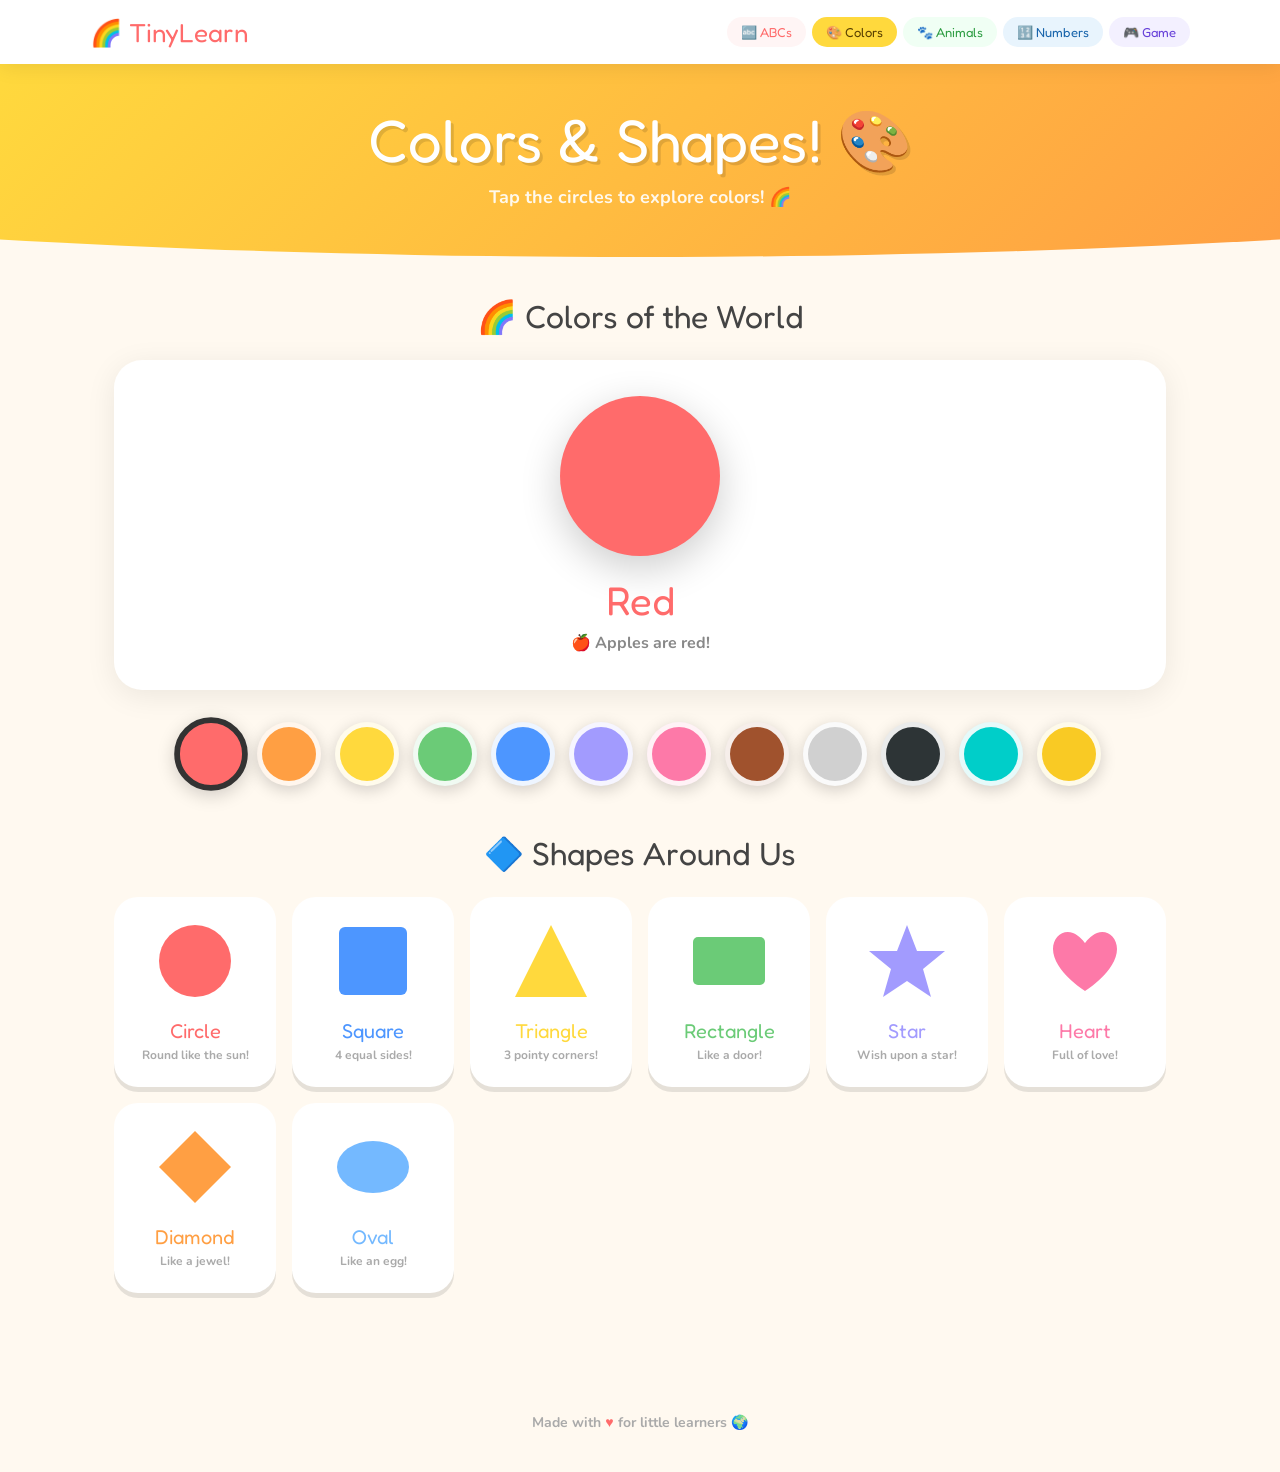
<file: pages/colors.html>
<!DOCTYPE html>
<html lang="en">
<head>
<meta charset="UTF-8"/>
<meta name="viewport" content="width=device-width,initial-scale=1"/>
<title>Colors & Shapes 🎨 — TinyLearn</title>
<link rel="icon" href="data:image/svg+xml,<svg xmlns='http://www.w3.org/2000/svg' viewBox='0 0 100 100'><text y='.9em' font-size='90'>🎨</text></svg>"/>
<link href="https://fonts.googleapis.com/css2?family=Fredoka+One&family=Nunito:wght@400;700;800;900&display=swap" rel="stylesheet"/>
<link rel="stylesheet" href="../public/shared.css"/>
<style>
.hero-colors{background:linear-gradient(135deg,#FFD93D,#FF9F43)}
.section-title{font-family:'Fredoka One',cursive;font-size:32px;color:#444;margin-bottom:24px;text-align:center}
.color-stage{background:#fff;border-radius:28px;padding:36px 24px;text-align:center;box-shadow:0 6px 30px rgba(0,0,0,0.08);margin-bottom:32px}
.color-circle-big{width:160px;height:160px;border-radius:50%;margin:0 auto 20px;transition:background 0.4s,transform 0.3s;box-shadow:0 12px 40px rgba(0,0,0,0.2)}
.color-label{font-family:'Fredoka One',cursive;font-size:40px;transition:color 0.4s}
.color-fact{font-size:16px;color:#888;font-weight:700;margin-top:8px}
.color-palette{display:flex;flex-wrap:wrap;gap:14px;justify-content:center;margin-bottom:48px}
.color-swatch{width:64px;height:64px;border-radius:50%;cursor:pointer;border:5px solid rgba(255,255,255,0.9);box-shadow:0 4px 16px rgba(0,0,0,0.18);transition:transform 0.15s,border 0.15s}
.color-swatch:hover{transform:scale(1.2)}
.color-swatch.active{border:5px solid #333;transform:scale(1.15)}

.shapes-grid{display:grid;grid-template-columns:repeat(auto-fill,minmax(160px,1fr));gap:16px}
.shape-card{background:#fff;border-radius:24px;padding:24px 16px;text-align:center;cursor:pointer;box-shadow:0 5px 0 rgba(0,0,0,0.1);transition:transform 0.15s,box-shadow 0.15s}
.shape-card:hover{transform:translateY(-5px) rotate(3deg);box-shadow:0 10px 0 rgba(0,0,0,0.1)}
.shape-card:active{transform:translateY(1px) scale(0.97)}
.shape-name{font-family:'Fredoka One',cursive;font-size:20px;margin-top:12px;color:#444}
.shape-fact{font-size:12px;color:#aaa;font-weight:700;margin-top:4px}
</style>
</head>
<body>
<nav>
  <div class="nav-inner">
    <a href="../index.html" class="nav-logo">🌈 TinyLearn</a>
    <div class="nav-links">
      <a href="abc.html" class="nav-link abc">🔤 ABCs</a>
      <a href="colors.html" class="nav-link colors active">🎨 Colors</a>
      <a href="animals.html" class="nav-link animals">🐾 Animals</a>
      <a href="numbers.html" class="nav-link numbers">🔢 Numbers</a>
      <a href="game.html" class="nav-link game">🎮 Game</a>
    </div>
  </div>
</nav>

<div class="page-hero hero-colors">
  <div class="page-hero-title">Colors & Shapes! 🎨</div>
  <div class="page-hero-sub">Tap the circles to explore colors! 🌈</div>
</div>

<div class="content">
  <div class="section-title">🌈 Colors of the World</div>
  <div class="color-stage">
    <div class="color-circle-big" id="color-circle" style="background:#FF6B6B"></div>
    <div class="color-label" id="color-label" style="color:#FF6B6B">Red</div>
    <div class="color-fact" id="color-fact">🍎 Apples are red!</div>
  </div>
  <div class="color-palette" id="palette"></div>

  <div class="section-title">🔷 Shapes Around Us</div>
  <div class="shapes-grid" id="shapes-grid"></div>
</div>

<footer>Made with <span>♥</span> for little learners 🌍</footer>

<script>
const colors=[
  {n:'Red',h:'#FF6B6B',f:'🍎 Apples are red!'},
  {n:'Orange',h:'#FF9F43',f:'🍊 Oranges are orange!'},
  {n:'Yellow',h:'#FFD93D',f:'☀️ The sun is yellow!'},
  {n:'Green',h:'#6BCB77',f:'🌿 Grass is green!'},
  {n:'Blue',h:'#4D96FF',f:'🌊 The ocean is blue!'},
  {n:'Purple',h:'#A29BFE',f:'🍇 Grapes are purple!'},
  {n:'Pink',h:'#fd79a8',f:'🌸 Flowers can be pink!'},
  {n:'Brown',h:'#a0522d',f:'🐻 Bears are brown!'},
  {n:'White',h:'#d0d0d0',f:'☁️ Clouds are white!'},
  {n:'Black',h:'#2d3436',f:'🐼 Pandas have black spots!'},
  {n:'Teal',h:'#00cec9',f:'🌊 The sea can be teal!'},
  {n:'Gold',h:'#f9ca24',f:'⭐ Stars shine like gold!'},
];
const palette=document.getElementById('palette');
colors.forEach((c,i)=>{
  const s=document.createElement('div');
  s.className='color-swatch'+(i===0?' active':'');
  s.style.background=c.h;
  s.onclick=()=>{
    document.querySelectorAll('.color-swatch').forEach(x=>x.classList.remove('active'));
    s.classList.add('active');
    const circ=document.getElementById('color-circle');
    circ.style.background=c.h;
    circ.style.transform='scale(1.15)';
    setTimeout(()=>circ.style.transform='scale(1)',300);
    document.getElementById('color-label').style.color=c.h;
    document.getElementById('color-label').textContent=c.n;
    document.getElementById('color-fact').textContent=c.f;
    speak(c.n+'. '+c.f.replace(/[🍎🍊☀️🌿🌊🍇🌸🐻☁️🐼⭐]/gu,''));
  };
  palette.appendChild(s);
});

const shapes=[
  {n:'Circle',f:'Round like the sun!',color:'#FF6B6B',svg:`<svg width="80" height="80" viewBox="0 0 80 80"><circle cx="40" cy="40" r="36" fill="#FF6B6B"/></svg>`},
  {n:'Square',f:'4 equal sides!',color:'#4D96FF',svg:`<svg width="80" height="80" viewBox="0 0 80 80"><rect x="6" y="6" width="68" height="68" rx="6" fill="#4D96FF"/></svg>`},
  {n:'Triangle',f:'3 pointy corners!',color:'#FFD93D',svg:`<svg width="80" height="80" viewBox="0 0 80 80"><polygon points="40,4 76,76 4,76" fill="#FFD93D"/></svg>`},
  {n:'Rectangle',f:'Like a door!',color:'#6BCB77',svg:`<svg width="80" height="80" viewBox="0 0 80 80"><rect x="4" y="16" width="72" height="48" rx="5" fill="#6BCB77"/></svg>`},
  {n:'Star',f:'Wish upon a star!',color:'#A29BFE',svg:`<svg width="80" height="80" viewBox="0 0 80 80"><polygon points="40,4 50,30 78,30 56,48 64,76 40,60 16,76 24,48 2,30 30,30" fill="#A29BFE"/></svg>`},
  {n:'Heart',f:'Full of love!',color:'#fd79a8',svg:`<svg width="80" height="80" viewBox="0 0 80 80"><path d="M40 70 C40 70 8 50 8 28 C8 16 18 8 28 12 C34 14 40 22 40 22 C40 22 46 14 52 12 C62 8 72 16 72 28 C72 50 40 70 40 70Z" fill="#fd79a8"/></svg>`},
  {n:'Diamond',f:'Like a jewel!',color:'#FF9F43',svg:`<svg width="80" height="80" viewBox="0 0 80 80"><polygon points="40,4 76,40 40,76 4,40" fill="#FF9F43"/></svg>`},
  {n:'Oval',f:'Like an egg!',color:'#74B9FF',svg:`<svg width="80" height="80" viewBox="0 0 80 80"><ellipse cx="40" cy="40" rx="36" ry="26" fill="#74B9FF"/></svg>`},
];
const sg=document.getElementById('shapes-grid');
shapes.forEach(s=>{
  const el=document.createElement('div');
  el.className='shape-card';
  el.innerHTML=s.svg+`<div class="shape-name" style="color:${s.color}">${s.n}</div><div class="shape-fact">${s.f}</div>`;
  el.onclick=()=>{
    el.style.transform='translateY(-5px) rotate(10deg) scale(1.05)';
    setTimeout(()=>el.style.transform='',400);
    speak(s.n+'. '+s.f);
  };
  sg.appendChild(el);
});

function speak(t){if('speechSynthesis' in window){window.speechSynthesis.cancel();const u=new SpeechSynthesisUtterance(t);u.rate=0.82;u.pitch=1.15;window.speechSynthesis.speak(u);}}
</script>
</body>
</html>
</file>
<file: public/shared.css>
/* TinyLearn shared styles */
*{box-sizing:border-box;margin:0;padding:0}
body{font-family:'Nunito',sans-serif;background:#fff9f0;min-height:100vh;overflow-x:hidden}

nav{background:#fff;box-shadow:0 3px 20px rgba(0,0,0,0.08);position:sticky;top:0;z-index:100;padding:0 24px}
.nav-inner{max-width:1100px;margin:0 auto;display:flex;align-items:center;justify-content:space-between;height:64px;flex-wrap:wrap;gap:8px}
.nav-logo{font-family:'Fredoka One',cursive;font-size:26px;color:#FF6B6B;text-decoration:none;display:flex;align-items:center;gap:8px}
.nav-links{display:flex;gap:6px;flex-wrap:wrap}
.nav-link{text-decoration:none;font-family:'Fredoka One',cursive;font-size:13px;padding:7px 14px;border-radius:50px;transition:all 0.2s}
.nav-link.abc{color:#FF6B6B;background:#fff5f5}.nav-link.abc:hover,.nav-link.abc.active{background:#FF6B6B;color:#fff}
.nav-link.colors{color:#e6a200;background:#fffbea}.nav-link.colors:hover,.nav-link.colors.active{background:#FFD93D;color:#5a4000}
.nav-link.animals{color:#2f9e44;background:#f0fff4}.nav-link.animals:hover,.nav-link.animals.active{background:#6BCB77;color:#fff}
.nav-link.numbers{color:#1864ab;background:#e8f4fd}.nav-link.numbers:hover,.nav-link.numbers.active{background:#4D96FF;color:#fff}
.nav-link.game{color:#6741d9;background:#f3f0ff}.nav-link.game:hover,.nav-link.game.active{background:#A29BFE;color:#fff}

.page-hero{padding:40px 24px 48px;text-align:center;position:relative;overflow:hidden;clip-path:ellipse(120% 100% at 50% 0%)}
.page-hero-title{font-family:'Fredoka One',cursive;font-size:clamp(36px,6vw,60px);color:#fff;text-shadow:3px 3px 0 rgba(0,0,0,0.12)}
.page-hero-sub{font-size:18px;color:rgba(255,255,255,0.9);margin-top:8px;font-weight:700}

.content{max-width:1100px;margin:0 auto;padding:40px 24px 80px}

footer{text-align:center;padding:40px 24px;font-size:14px;color:#aaa;font-weight:700}
footer span{color:#FF6B6B}

.speak-btn{border:none;background:none;font-size:20px;cursor:pointer;transition:transform 0.2s}
.speak-btn:hover{transform:scale(1.3)}

.sound-burst{position:fixed;pointer-events:none;font-family:'Fredoka One',cursive;font-size:22px;border-radius:50px;padding:8px 16px;color:#fff;animation:burst 1.2s ease-out forwards;z-index:9999;white-space:nowrap;box-shadow:0 4px 12px rgba(0,0,0,0.2)}
@keyframes burst{0%{opacity:1;transform:scale(0.5) translateY(0)}50%{opacity:1;transform:scale(1.1) translateY(-30px)}100%{opacity:0;transform:scale(1) translateY(-60px)}}
</file>
